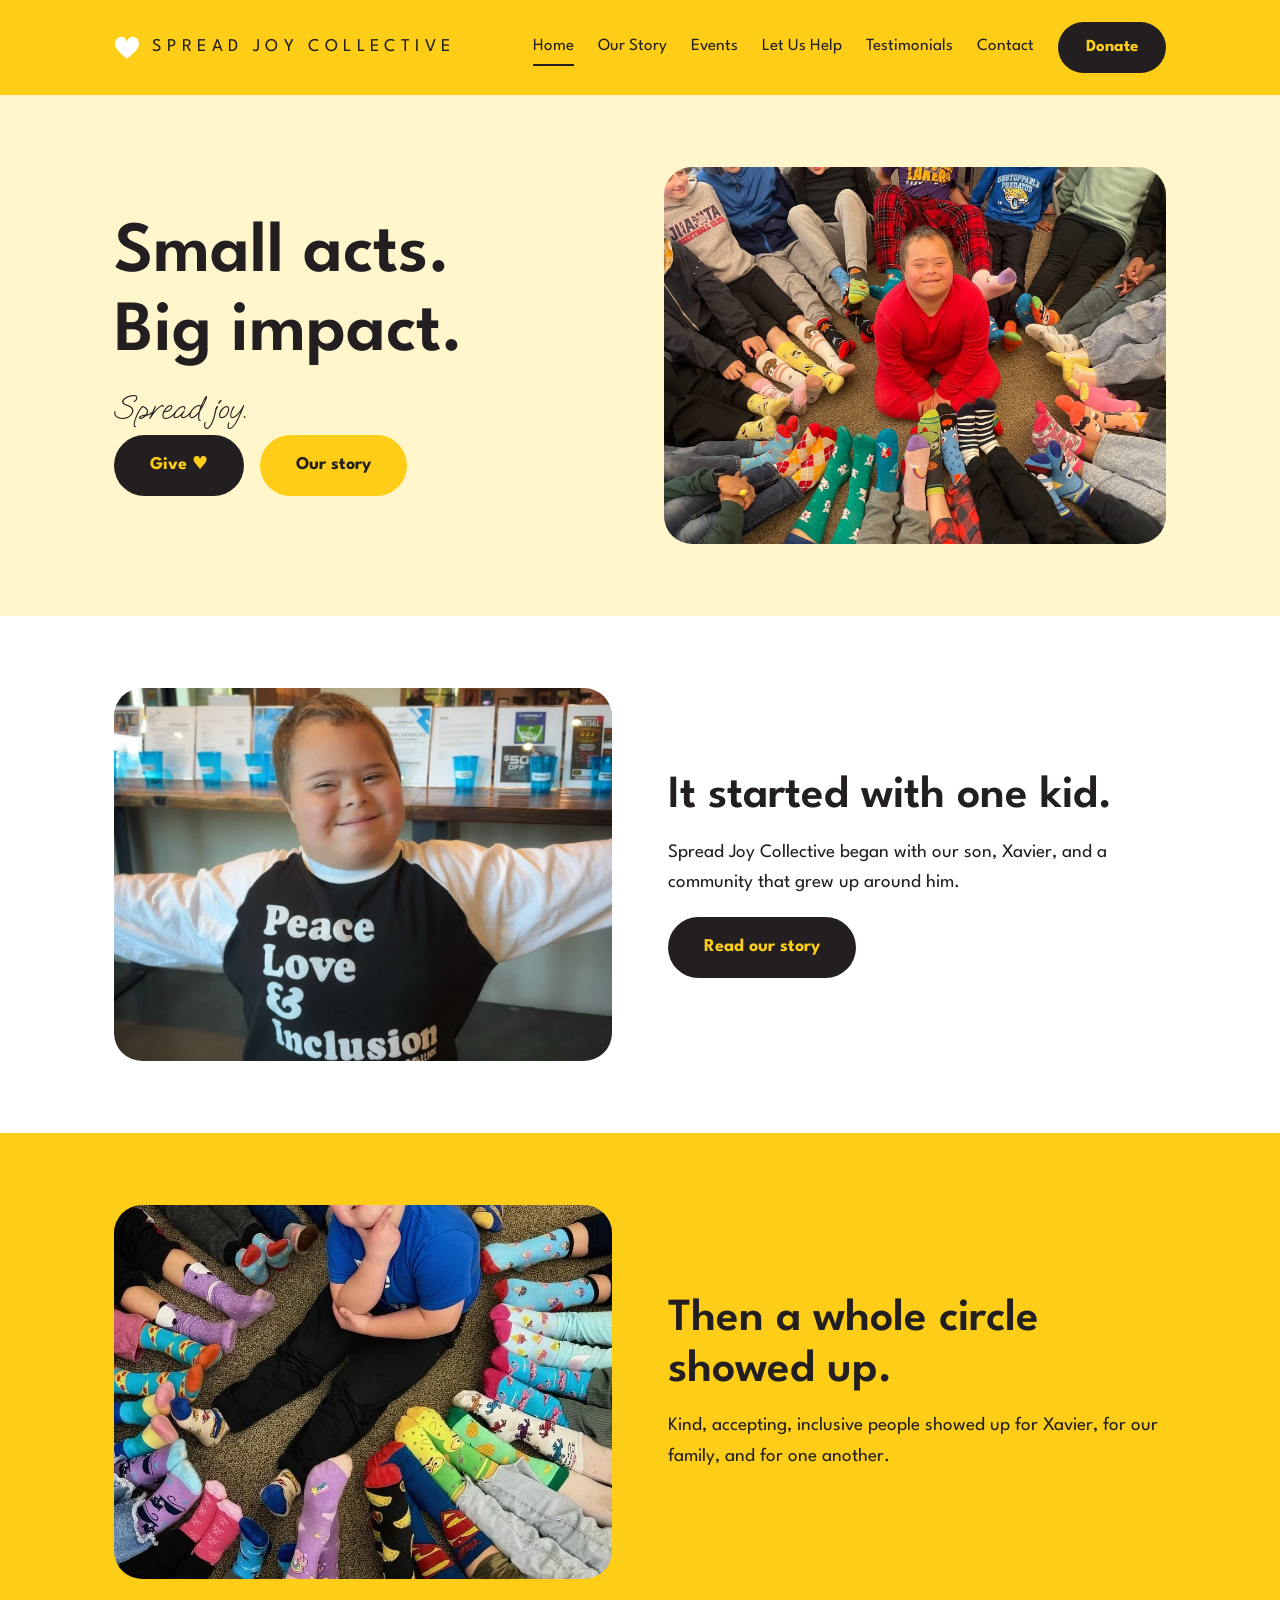
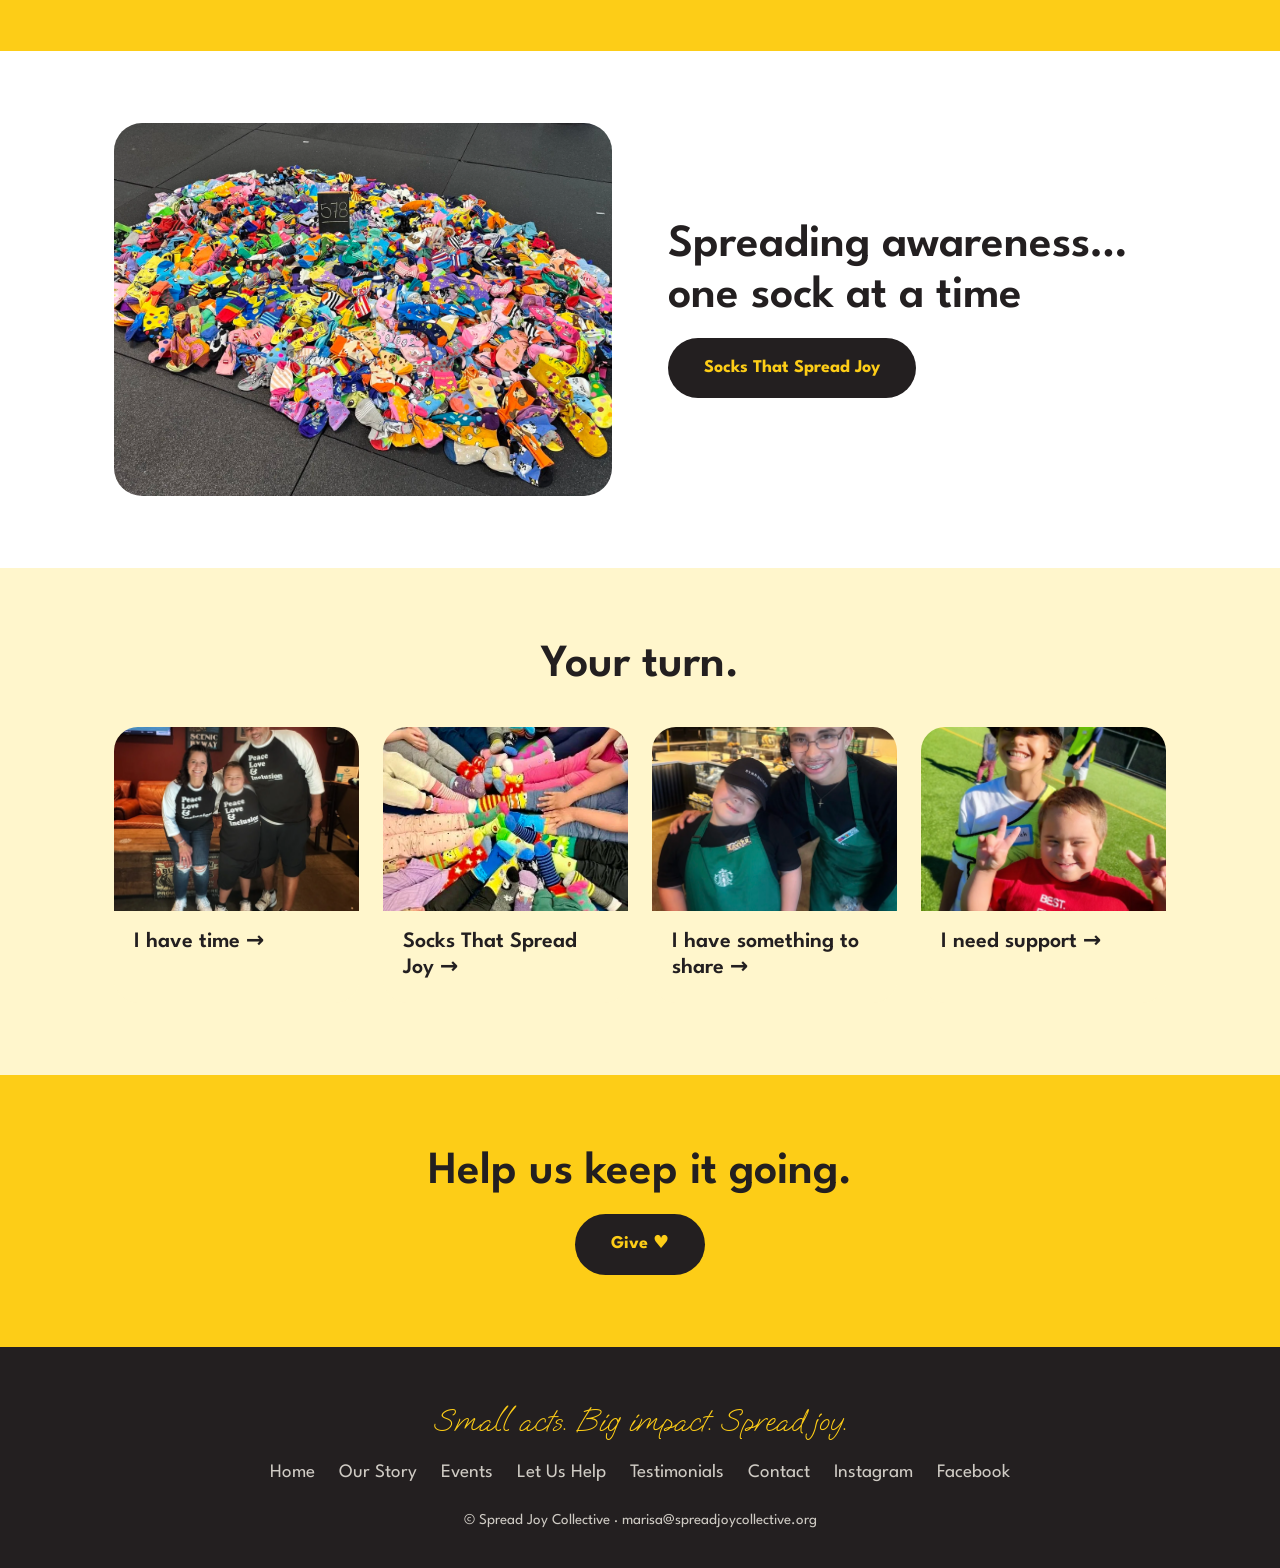
<file: index.html>
<!doctype html>
<html lang="en">
<head>
<meta charset="utf-8">
<meta name="viewport" content="width=device-width, initial-scale=1">
<title>Spread Joy Collective</title>
<meta name="description" content="Small acts. Big impact. Spread joy.">
<link rel="icon" href="favicon.webp">
<link rel="preconnect" href="https://fonts.googleapis.com">
<link rel="preconnect" href="https://fonts.gstatic.com" crossorigin>
<link rel="stylesheet" href="https://fonts.googleapis.com/css2?family=League+Spartan:wght@400;600;700&family=Oooh+Baby&display=swap">
<link rel="stylesheet" href="style.css">
</head>
<body>
<header class="site-header">
  <div class="wrap">
    <a class="brand" href="index.html" aria-label="Spread Joy Collective home"><svg viewBox="0 0 24 22" aria-hidden="true"><path d="M12 21C5 15 1 11.5 1 7a5.5 5.5 0 0 1 11-1.5A5.5 5.5 0 0 1 23 7c0 4.5-4 8-11 14z" fill="#fff"/></svg><span>SPREAD JOY COLLECTIVE</span></a>
    <nav aria-label="Main"><a href="index.html" aria-current="page">Home</a><a href="our-story.html">Our Story</a><a href="events.html">Events</a><a href="let-us-help.html">Let Us Help</a><a href="testimonials.html">Testimonials</a><a href="contact.html">Contact</a><a class="donate" href="https://givebutter.com/SpreadJoyCollective">Donate</a></nav>
  </div>
</header>
<main>
<section class="hero">
  <div class="wrap">
    <div>
      <h1>Small acts.<br>Big impact.</h1>
      <p class="script">Spread joy.</p>
      <div class="btn-row"><a class="btn" href="https://givebutter.com/SpreadJoyCollective">Give &hearts;</a><a class="btn alt" href="our-story.html">Our story</a></div>
    </div>
    <img src="sockCircle.webp" alt="A circle of volunteers holding up socks they collected">
  </div>
</section>
<section class="section" id="story">
  <div class="wrap split">
    <img class="photo" src="xavier-portrait.webp" alt="Xavier, the kid whose story started it all">
    <div><h2>It started with one kid.</h2><p>Spread Joy Collective began with our son, Xavier, and a community that grew up around him.</p><a class="btn" href="our-story.html">Read our story</a></div>
  </div>
</section>
<section class="section band">
  <div class="wrap split flip">
    <div><h2>Then a whole circle showed up.</h2><p>Kind, accepting, inclusive people showed up for Xavier, for our family, and for one another.</p></div>
    <img class="photo" src="sockCircle2.webp" alt="A boy in a blue shirt smiling in the middle of a circle of children in colorful socks">
  </div>
</section>
<section class="section">
  <div class="wrap split">
    <img class="photo" src="pileOfDonatedSocks.webp" alt="A big pile of donated socks">
    <div><h2>Spreading awareness&hellip; one sock at a time</h2><a class="btn" href="https://givebutter.com/socks-that-spread-joy">Socks That Spread Joy</a></div>
  </div>
</section>
<section class="section" style="background:var(--cream)">
  <div class="wrap">
    <h2 class="center">Your turn.</h2>
    <div class="cards">
      <a class="card" href="events.html"><img src="familyPhoto.webp" alt="A family in Peace, Love and Inclusion shirts"><span>I have time</span></a>
      <a class="card" href="https://givebutter.com/socks-that-spread-joy"><img src="socksThatSpreadJoyCard.webp" alt="A circle of children's feet in colorful, mismatched socks"><span>Socks That Spread Joy</span></a>
      <a class="card" href="testimonials.html"><img src="IHaveSomethingToShare.webp" alt="Xavier smiling beside a teammate in green aprons"><span>I have something to share</span></a>
      <a class="card" href="let-us-help.html"><img src="INeedSupport.webp" alt="Two smiling kids on a sports field holding up peace signs"><span>I need support</span></a>
    </div>
  </div>
</section>
<section class="section band center">
  <div class="wrap narrow"><h2>Help us keep it going.</h2><a class="btn" href="https://givebutter.com/SpreadJoyCollective">Give &hearts;</a></div>
</section>
</main>
<footer class="site-footer">
  <div class="wrap">
    <p class="script">Small acts. Big impact. Spread joy.</p>
    <nav aria-label="Footer"><a href="index.html">Home</a><a href="our-story.html">Our Story</a><a href="events.html">Events</a><a href="let-us-help.html">Let Us Help</a><a href="testimonials.html">Testimonials</a><a href="contact.html">Contact</a><a href="https://www.instagram.com/spreadjoycollective/">Instagram</a><a href="https://www.facebook.com/people/Spread-Joy-Collective/61593240886094/">Facebook</a></nav>
    <small>&copy; Spread Joy Collective &middot; <a href="mailto:marisa@spreadjoycollective.org">marisa@spreadjoycollective.org</a></small>
  </div>
</footer>
</body>
</html>
</file>
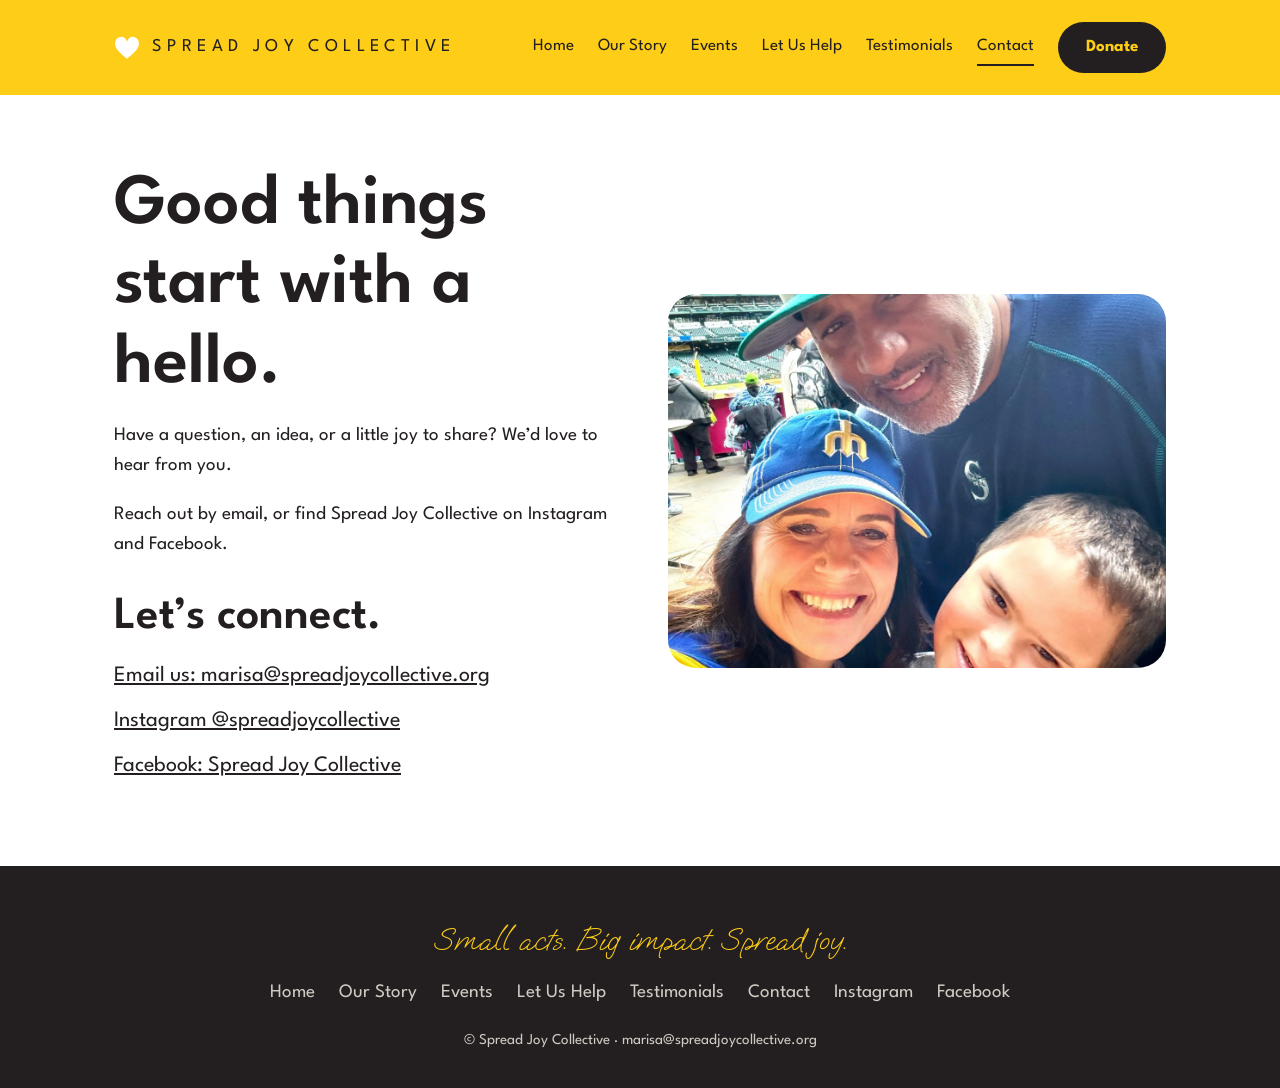
<file: contact.html>
<!doctype html>
<html lang="en">
<head>
<meta charset="utf-8">
<meta name="viewport" content="width=device-width, initial-scale=1">
<title>Contact — Spread Joy Collective</title>
<meta name="description" content="Good things start with a hello.">
<link rel="icon" href="favicon.png">
<link rel="preconnect" href="https://fonts.googleapis.com">
<link rel="preconnect" href="https://fonts.gstatic.com" crossorigin>
<link rel="stylesheet" href="https://fonts.googleapis.com/css2?family=League+Spartan:wght@400;600;700&family=Oooh+Baby&display=swap">
<link rel="stylesheet" href="style.css">
</head>
<body>
<header class="site-header">
  <div class="wrap">
    <a class="brand" href="index.html" aria-label="Spread Joy Collective home"><svg viewBox="0 0 24 22" aria-hidden="true"><path d="M12 21C5 15 1 11.5 1 7a5.5 5.5 0 0 1 11-1.5A5.5 5.5 0 0 1 23 7c0 4.5-4 8-11 14z" fill="#fff"/></svg><span>SPREAD JOY COLLECTIVE</span></a>
    <nav aria-label="Main"><a href="index.html">Home</a><a href="our-story.html">Our Story</a><a href="events.html">Events</a><a href="let-us-help.html">Let Us Help</a><a href="testimonials.html">Testimonials</a><a href="contact.html" aria-current="page">Contact</a><a class="donate" href="https://givebutter.com/SpreadJoyCollective">Donate</a></nav>
  </div>
</header>
<main>
<section class="section"><div class="wrap split">
  <div>
    <h1>Good things start with a hello.</h1>
    <p>Have a question, an idea, or a little joy to share? We&rsquo;d love to hear from you.</p>
    <p>Reach out by email, or find Spread Joy Collective on Instagram and Facebook.</p>
    <h2 style="margin-top:32px">Let&rsquo;s connect.</h2>
    <ul class="links">
      <li><a href="mailto:marisa@spreadjoycollective.org">Email us: marisa@spreadjoycollective.org</a></li>
      <li><a href="https://www.instagram.com/spreadjoycollective/">Instagram @spreadjoycollective</a></li>
      <li><a href="https://www.facebook.com/people/Spread-Joy-Collective/61593240886094/">Facebook: Spread Joy Collective</a></li>
    </ul>
  </div>
  <img class="photo" src="contact-us.webp" alt="A family smiling together at a Seattle Mariners baseball game">
</div></section>
</main>
<footer class="site-footer">
  <div class="wrap">
    <p class="script">Small acts. Big impact. Spread joy.</p>
    <nav aria-label="Footer"><a href="index.html">Home</a><a href="our-story.html">Our Story</a><a href="events.html">Events</a><a href="let-us-help.html">Let Us Help</a><a href="testimonials.html">Testimonials</a><a href="contact.html">Contact</a><a href="https://www.instagram.com/spreadjoycollective/">Instagram</a><a href="https://www.facebook.com/people/Spread-Joy-Collective/61593240886094/">Facebook</a></nav>
    <small>&copy; Spread Joy Collective &middot; <a href="mailto:marisa@spreadjoycollective.org">marisa@spreadjoycollective.org</a></small>
  </div>
</footer>
</body>
</html>
</file>
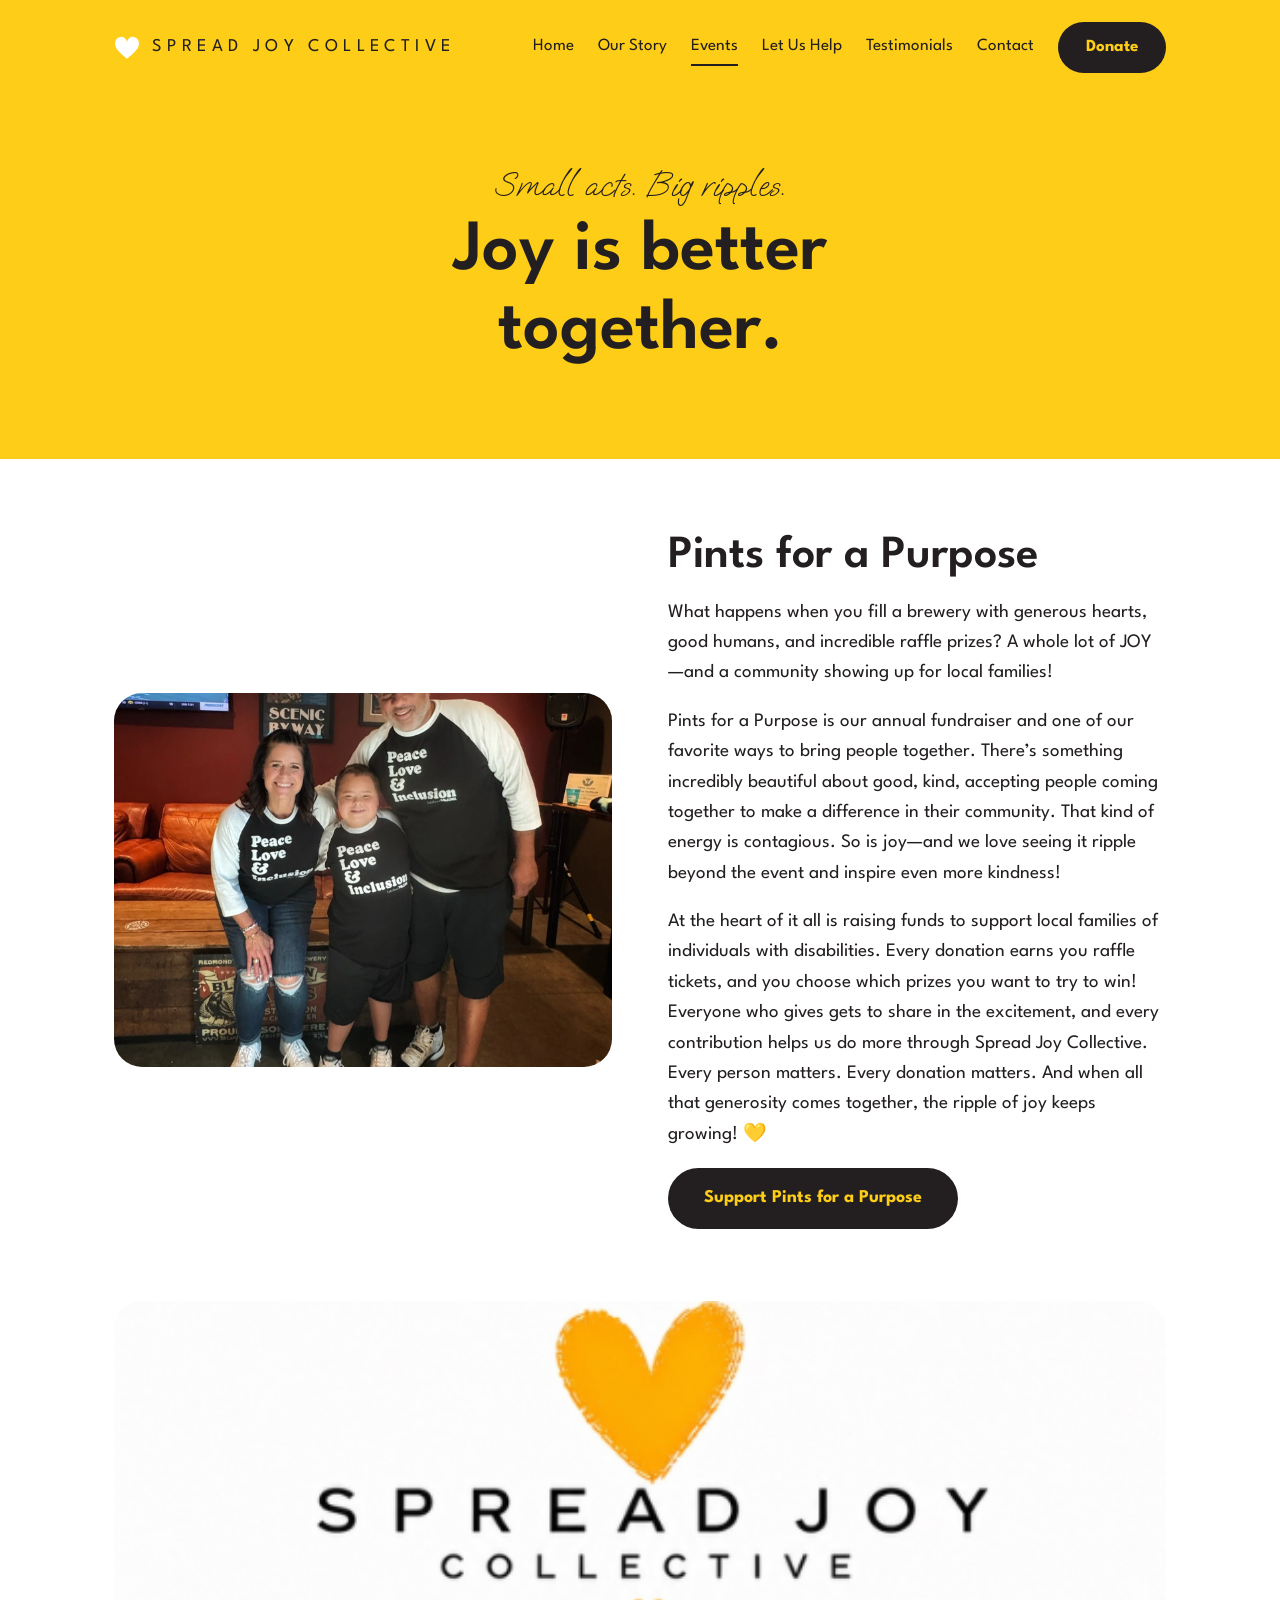
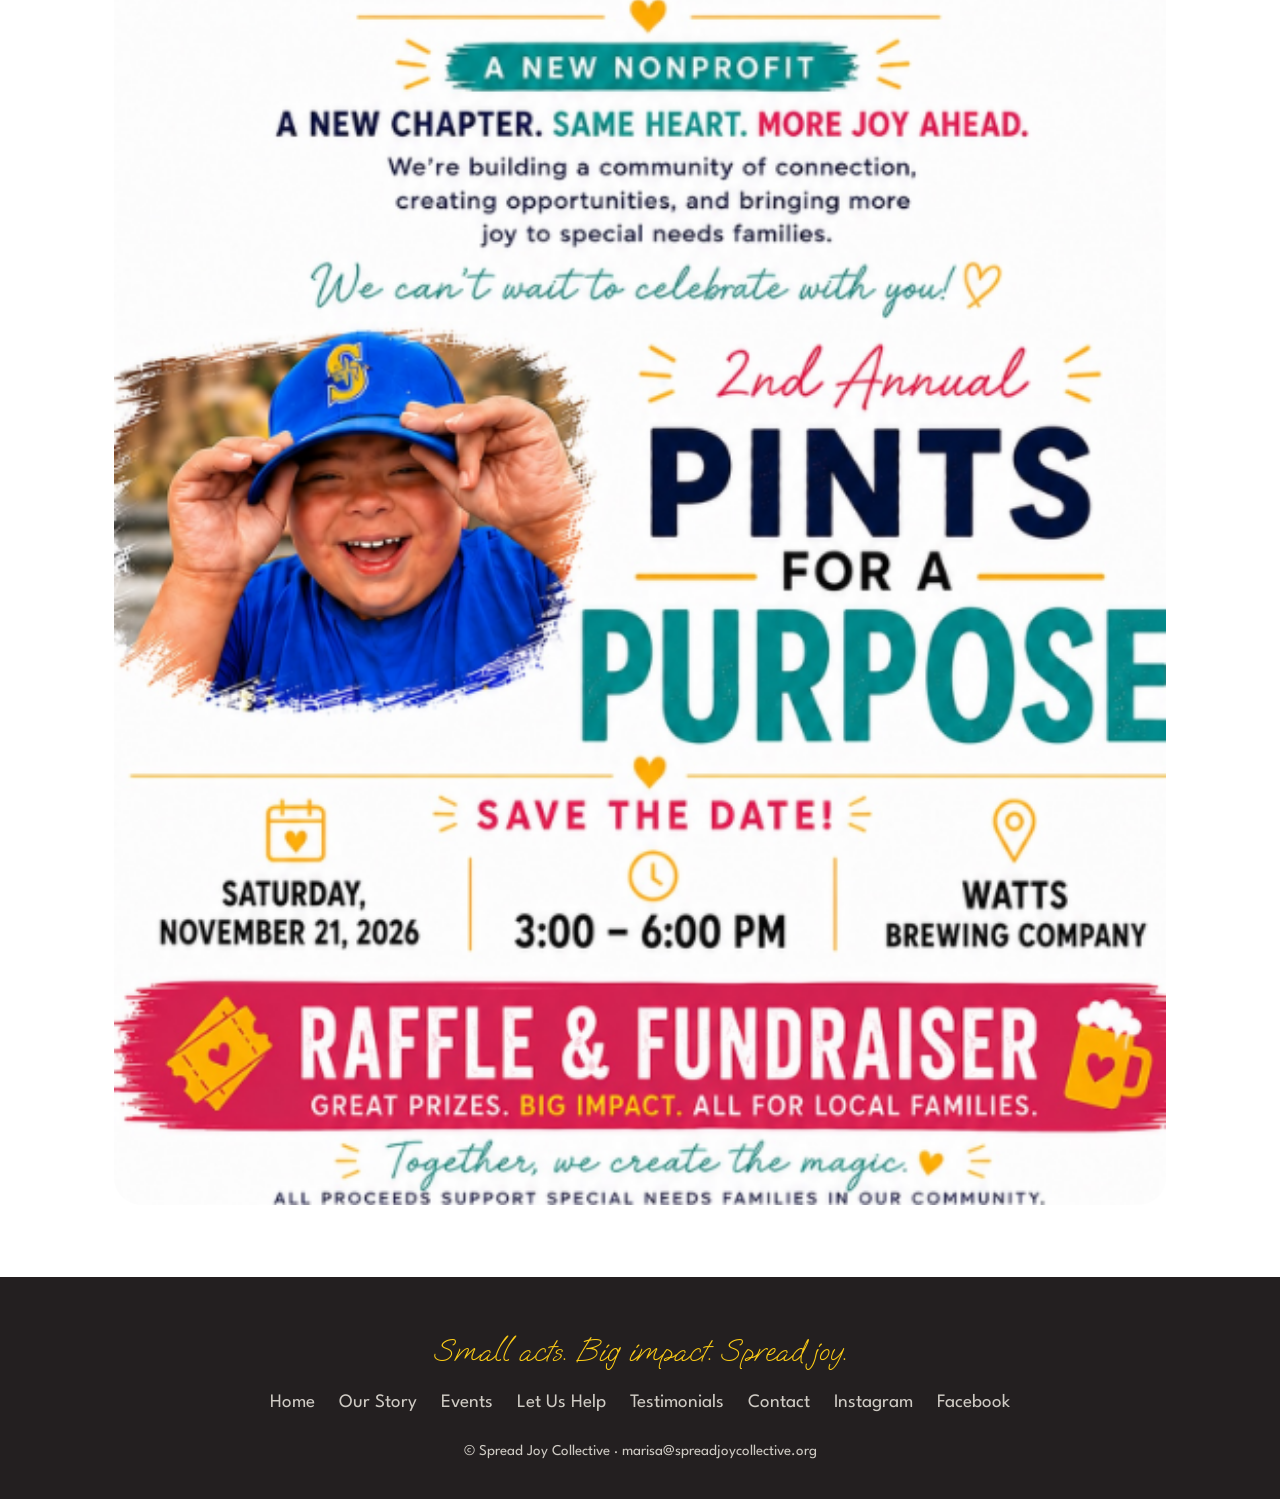
<file: events.html>
<!doctype html>
<html lang="en">
<head>
<meta charset="utf-8">
<meta name="viewport" content="width=device-width, initial-scale=1">
<title>Events — Spread Joy Collective</title>
<meta name="description" content="Pints for a Purpose and other ways to show up.">
<link rel="icon" href="favicon.webp">
<link rel="preconnect" href="https://fonts.googleapis.com">
<link rel="preconnect" href="https://fonts.gstatic.com" crossorigin>
<link rel="stylesheet" href="https://fonts.googleapis.com/css2?family=League+Spartan:wght@400;600;700&family=Oooh+Baby&display=swap">
<link rel="stylesheet" href="style.css">
</head>
<body>
<header class="site-header">
  <div class="wrap">
    <a class="brand" href="index.html" aria-label="Spread Joy Collective home"><svg viewBox="0 0 24 22" aria-hidden="true"><path d="M12 21C5 15 1 11.5 1 7a5.5 5.5 0 0 1 11-1.5A5.5 5.5 0 0 1 23 7c0 4.5-4 8-11 14z" fill="#fff"/></svg><span>SPREAD JOY COLLECTIVE</span></a>
    <nav aria-label="Main"><a href="index.html">Home</a><a href="our-story.html">Our Story</a><a href="events.html" aria-current="page">Events</a><a href="let-us-help.html">Let Us Help</a><a href="testimonials.html">Testimonials</a><a href="contact.html">Contact</a><a class="donate" href="https://givebutter.com/SpreadJoyCollective">Donate</a></nav>
  </div>
</header>
<main>
<section class="section center band">
  <div class="wrap narrow"><p class="script">Small acts. Big ripples.</p><h1>Joy is better together.</h1></div>
</section>
<section class="section"><div class="wrap split">
  <img class="photo" src="family.webp" alt="A family in Peace, Love and Inclusion shirts">
  <div>
    <h2>Pints for a Purpose</h2>
    <p>What happens when you fill a brewery with generous hearts, good humans, and incredible raffle prizes? A whole lot of JOY&mdash;and a community showing up for local families!</p>
    <p>Pints for a Purpose is our annual fundraiser and one of our favorite ways to bring people together. There&rsquo;s something incredibly beautiful about good, kind, accepting people coming together to make a difference in their community. That kind of energy is contagious. So is joy&mdash;and we love seeing it ripple beyond the event and inspire even more kindness!</p>
    <p>At the heart of it all is raising funds to support local families of individuals with disabilities. Every donation earns you raffle tickets, and you choose which prizes you want to try to win! Everyone who gives gets to share in the excitement, and every contribution helps us do more through Spread Joy Collective. Every person matters. Every donation matters. And when all that generosity comes together, the ripple of joy keeps growing! &#128155;</p>
    <a class="btn" href="https://givebutter.com/PintsForPurpose">Support Pints for a Purpose</a>
  </div>
</div></section>
<section class="section" style="padding-top:0"><div class="wrap"><img class="photo" style="aspect-ratio:auto" src="PintsForAPurpose.webp" alt="Pints for a Purpose"></div></section>
</main>
<footer class="site-footer">
  <div class="wrap">
    <p class="script">Small acts. Big impact. Spread joy.</p>
    <nav aria-label="Footer"><a href="index.html">Home</a><a href="our-story.html">Our Story</a><a href="events.html">Events</a><a href="let-us-help.html">Let Us Help</a><a href="testimonials.html">Testimonials</a><a href="contact.html">Contact</a><a href="https://www.instagram.com/spreadjoycollective/">Instagram</a><a href="https://www.facebook.com/people/Spread-Joy-Collective/61593240886094/">Facebook</a></nav>
    <small>&copy; Spread Joy Collective &middot; <a href="mailto:marisa@spreadjoycollective.org">marisa@spreadjoycollective.org</a></small>
  </div>
</footer>
</body>
</html>
</file>
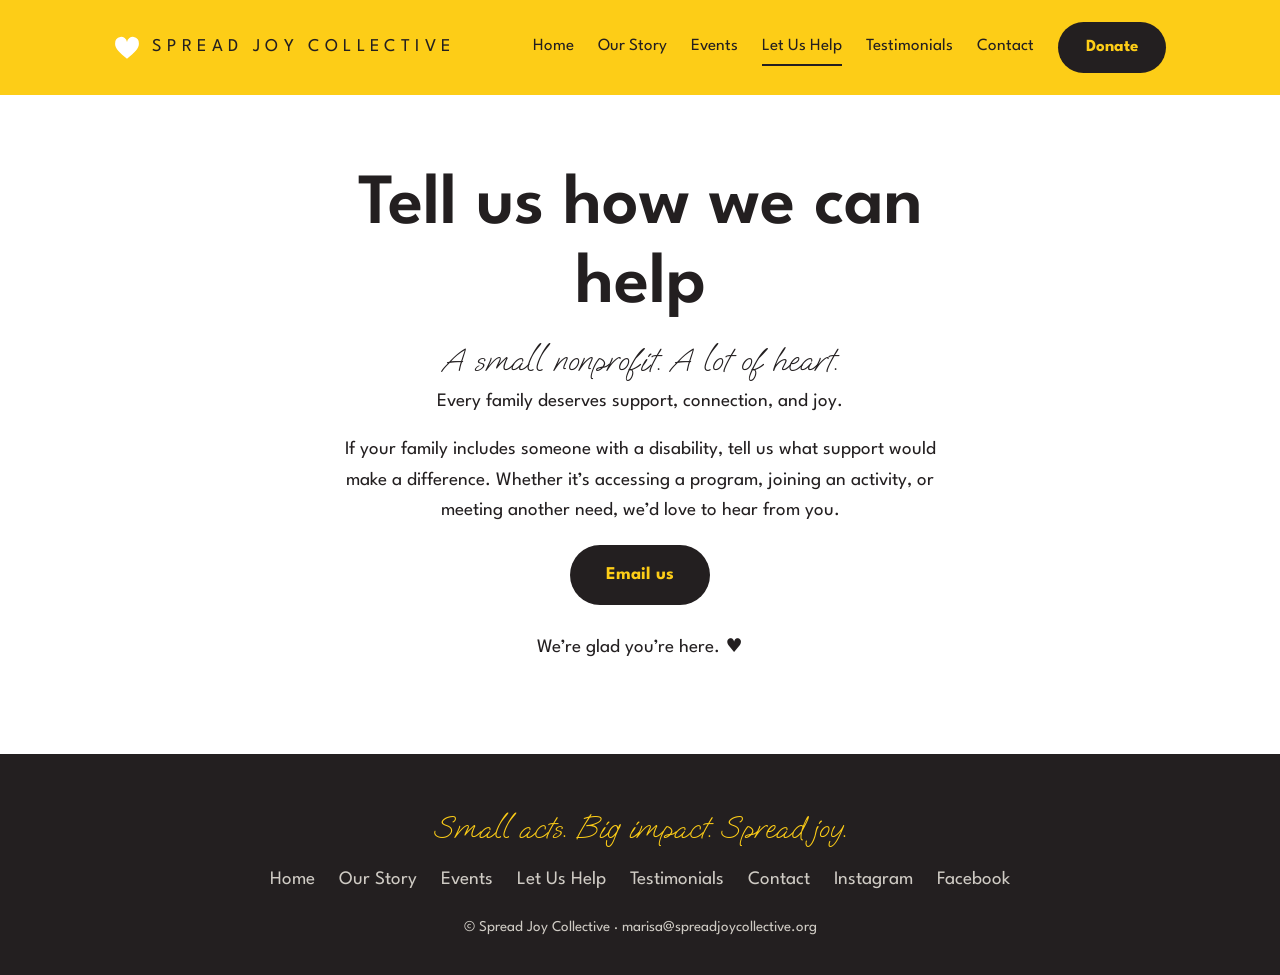
<file: let-us-help.html>
<!doctype html>
<html lang="en">
<head>
<meta charset="utf-8">
<meta name="viewport" content="width=device-width, initial-scale=1">
<title>Let Us Help — Spread Joy Collective</title>
<meta name="description" content="Tell us how we can help.">
<link rel="icon" href="favicon.webp">
<link rel="preconnect" href="https://fonts.googleapis.com">
<link rel="preconnect" href="https://fonts.gstatic.com" crossorigin>
<link rel="stylesheet" href="https://fonts.googleapis.com/css2?family=League+Spartan:wght@400;600;700&family=Oooh+Baby&display=swap">
<link rel="stylesheet" href="style.css">
</head>
<body>
<header class="site-header">
  <div class="wrap">
    <a class="brand" href="index.html" aria-label="Spread Joy Collective home"><svg viewBox="0 0 24 22" aria-hidden="true"><path d="M12 21C5 15 1 11.5 1 7a5.5 5.5 0 0 1 11-1.5A5.5 5.5 0 0 1 23 7c0 4.5-4 8-11 14z" fill="#fff"/></svg><span>SPREAD JOY COLLECTIVE</span></a>
    <nav aria-label="Main"><a href="index.html">Home</a><a href="our-story.html">Our Story</a><a href="events.html">Events</a><a href="let-us-help.html" aria-current="page">Let Us Help</a><a href="testimonials.html">Testimonials</a><a href="contact.html">Contact</a><a class="donate" href="https://givebutter.com/SpreadJoyCollective">Donate</a></nav>
  </div>
</header>
<main>
<section class="section center"><div class="wrap narrow">
  <h1>Tell us how we can help</h1>
  <p class="script">A small nonprofit. A lot of heart.</p>
  <p>Every family deserves support, connection, and joy.</p>
  <p>If your family includes someone with a disability, tell us what support would make a difference. Whether it&rsquo;s accessing a program, joining an activity, or meeting another need, we&rsquo;d love to hear from you.</p>
  <a class="btn" href="mailto:marisa@spreadjoycollective.org?subject=How%20Spread%20Joy%20Collective%20can%20help">Email us</a>
  <p style="margin-top:28px">We&rsquo;re glad you&rsquo;re here. &hearts;</p>
</div></section>
</main>
<footer class="site-footer">
  <div class="wrap">
    <p class="script">Small acts. Big impact. Spread joy.</p>
    <nav aria-label="Footer"><a href="index.html">Home</a><a href="our-story.html">Our Story</a><a href="events.html">Events</a><a href="let-us-help.html">Let Us Help</a><a href="testimonials.html">Testimonials</a><a href="contact.html">Contact</a><a href="https://www.instagram.com/spreadjoycollective/">Instagram</a><a href="https://www.facebook.com/people/Spread-Joy-Collective/61593240886094/">Facebook</a></nav>
    <small>&copy; Spread Joy Collective &middot; <a href="mailto:marisa@spreadjoycollective.org">marisa@spreadjoycollective.org</a></small>
  </div>
</footer>
</body>
</html>
</file>
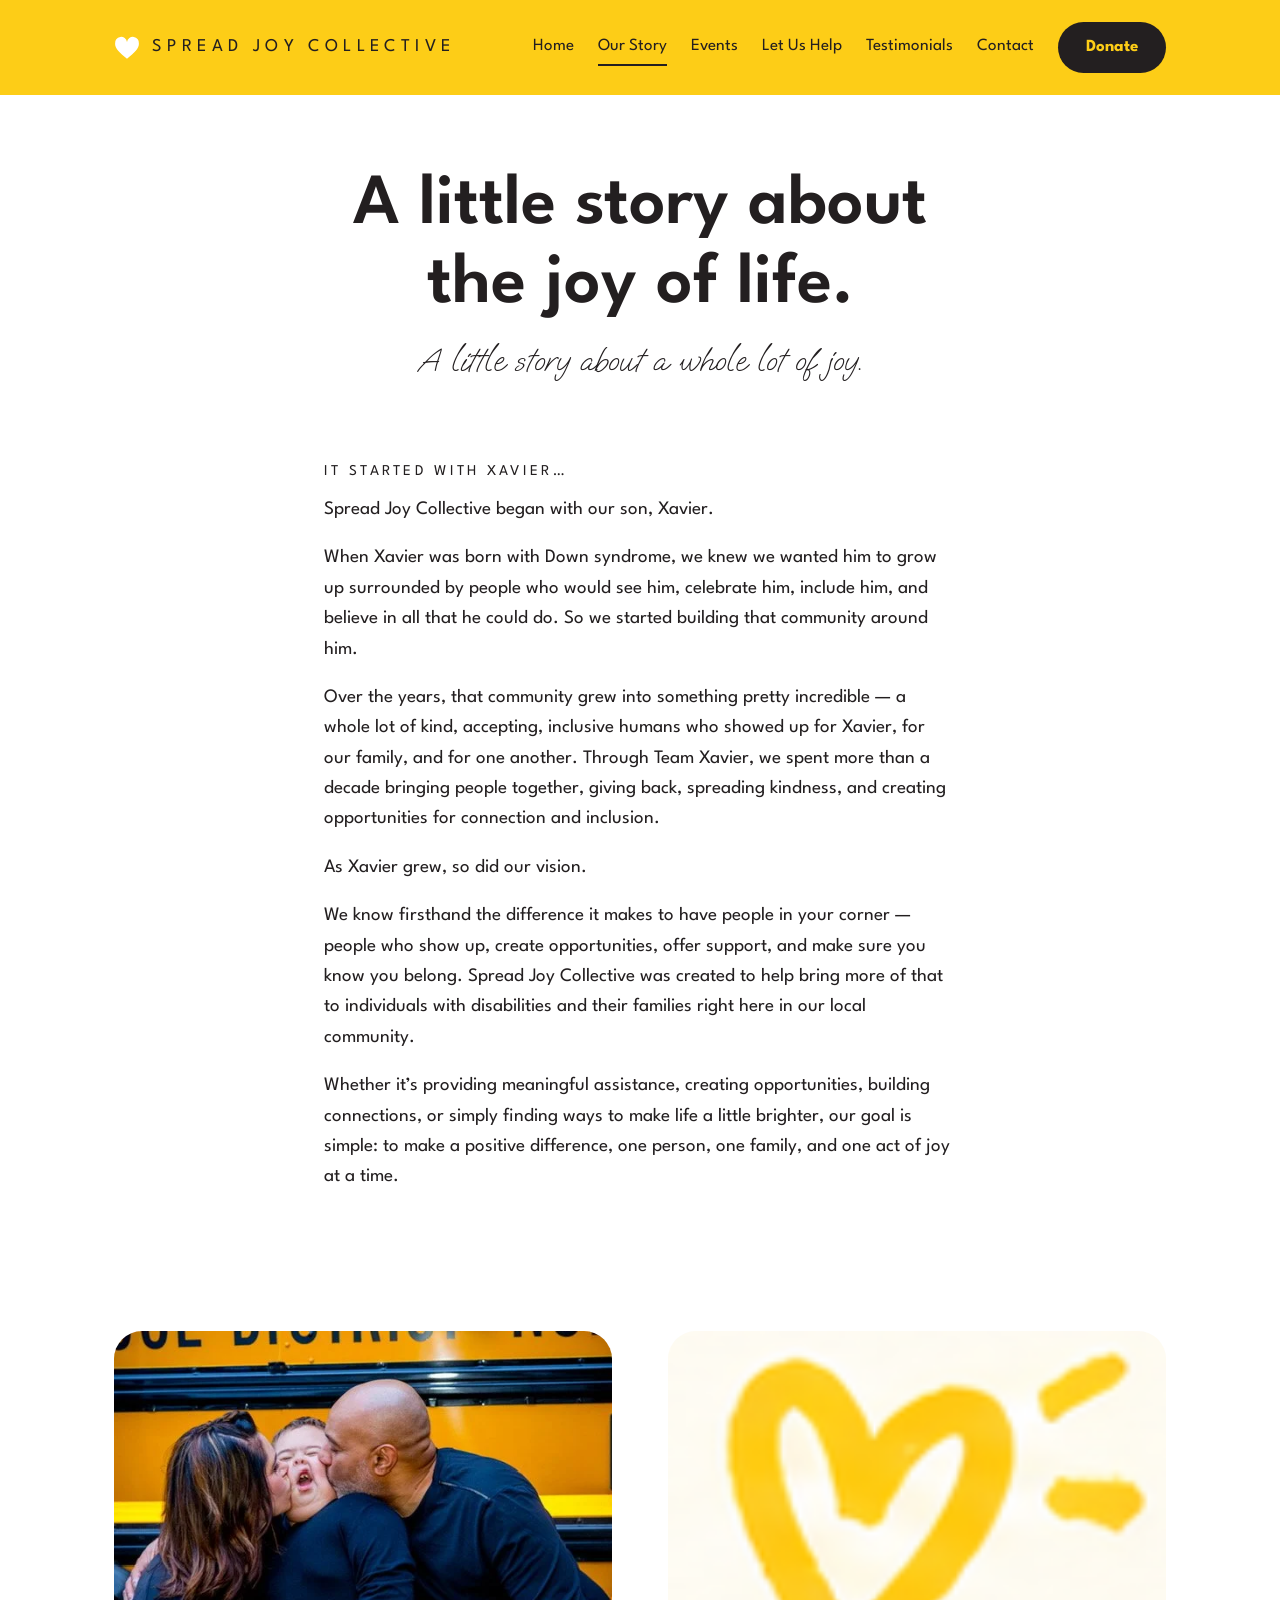
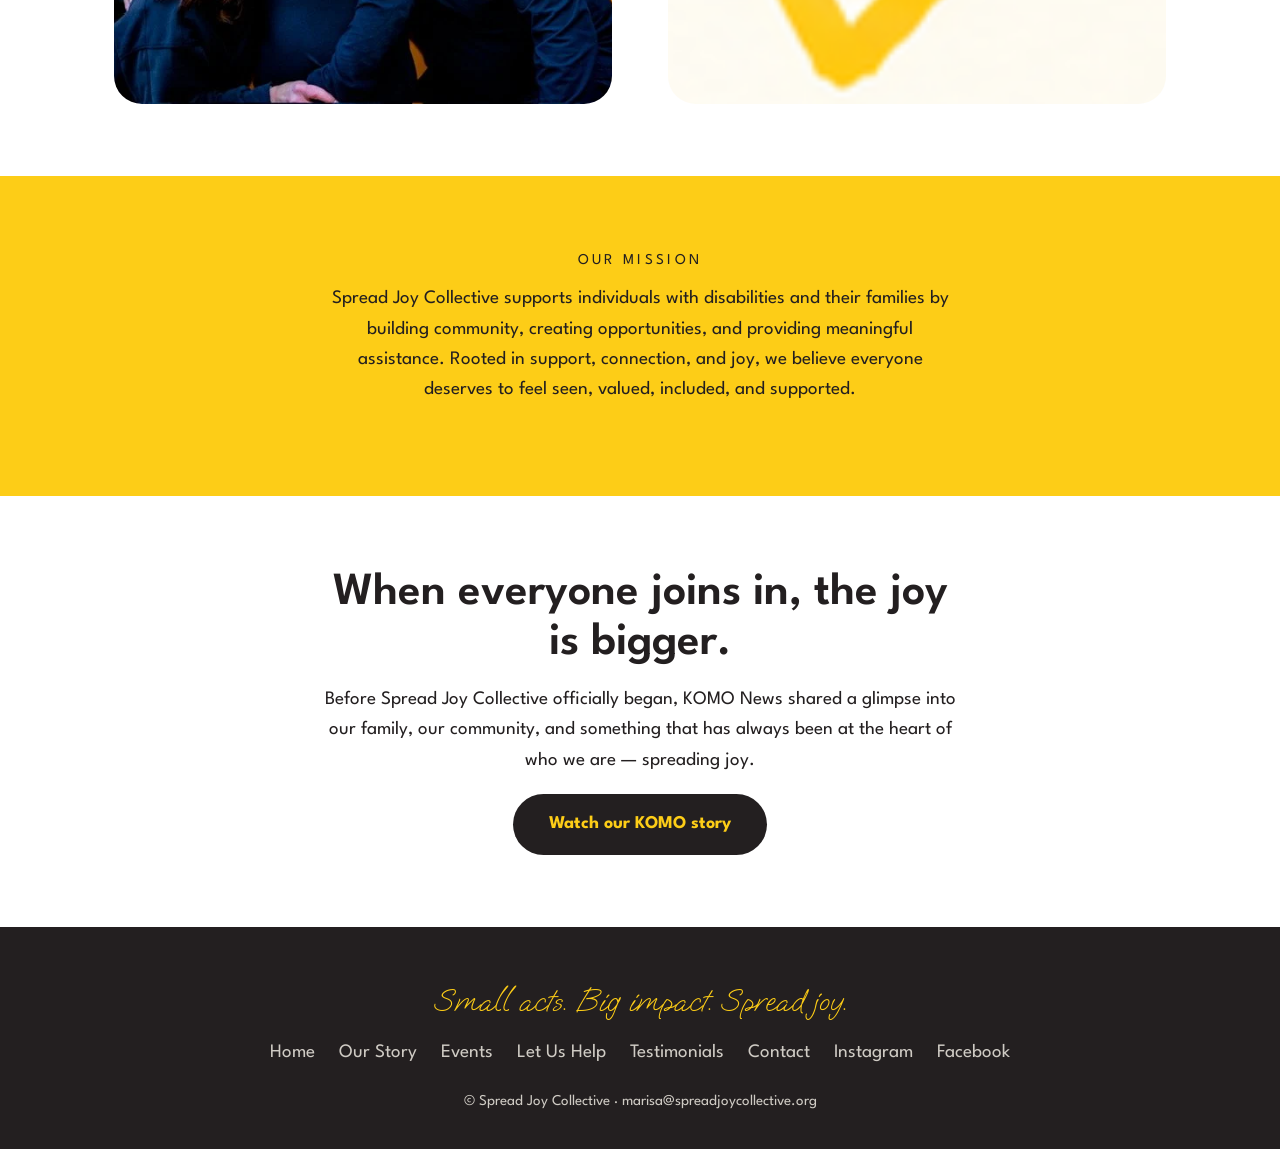
<file: our-story.html>
<!doctype html>
<html lang="en">
<head>
<meta charset="utf-8">
<meta name="viewport" content="width=device-width, initial-scale=1">
<title>Our Story — Spread Joy Collective</title>
<meta name="description" content="A little story about a whole lot of joy.">
<link rel="icon" href="favicon.webp">
<link rel="preconnect" href="https://fonts.googleapis.com">
<link rel="preconnect" href="https://fonts.gstatic.com" crossorigin>
<link rel="stylesheet" href="https://fonts.googleapis.com/css2?family=League+Spartan:wght@400;600;700&family=Oooh+Baby&display=swap">
<link rel="stylesheet" href="style.css">
</head>
<body>
<header class="site-header">
  <div class="wrap">
    <a class="brand" href="index.html" aria-label="Spread Joy Collective home"><svg viewBox="0 0 24 22" aria-hidden="true"><path d="M12 21C5 15 1 11.5 1 7a5.5 5.5 0 0 1 11-1.5A5.5 5.5 0 0 1 23 7c0 4.5-4 8-11 14z" fill="#fff"/></svg><span>SPREAD JOY COLLECTIVE</span></a>
    <nav aria-label="Main"><a href="index.html">Home</a><a href="our-story.html" aria-current="page">Our Story</a><a href="events.html">Events</a><a href="let-us-help.html">Let Us Help</a><a href="testimonials.html">Testimonials</a><a href="contact.html">Contact</a><a class="donate" href="https://givebutter.com/SpreadJoyCollective">Donate</a></nav>
  </div>
</header>
<main>
<section class="section center">
  <div class="wrap narrow"><h1>A little story about the joy of life.</h1><p class="script">A little story about a whole lot of joy.</p></div>
</section>
<section class="wrap narrow stack" style="padding-bottom:48px">
  <p class="eyebrow">It started with Xavier&hellip;</p>
  <p>Spread Joy Collective began with our son, Xavier.</p>
  <p>When Xavier was born with Down syndrome, we knew we wanted him to grow up surrounded by people who would see him, celebrate him, include him, and believe in all that he could do. So we started building that community around him.</p>
  <p>Over the years, that community grew into something pretty incredible &mdash; a whole lot of kind, accepting, inclusive humans who showed up for Xavier, for our family, and for one another. Through Team Xavier, we spent more than a decade bringing people together, giving back, spreading kindness, and creating opportunities for connection and inclusion.</p>
  <p>As Xavier grew, so did our vision.</p>
  <p>We know firsthand the difference it makes to have people in your corner &mdash; people who show up, create opportunities, offer support, and make sure you know you belong. Spread Joy Collective was created to help bring more of that to individuals with disabilities and their families right here in our local community.</p>
  <p>Whether it&rsquo;s providing meaningful assistance, creating opportunities, building connections, or simply finding ways to make life a little brighter, our goal is simple: to make a positive difference, one person, one family, and one act of joy at a time.</p>
</section>
<section class="section"><div class="wrap split">
  <img class="photo" src="Family%2Bpic-bus%2Bswish%2Bface.webp" alt="Xavier with his family">
  <img class="photo" src="heart1.webp" alt="Spread Joy Collective heart">
</div></section>
<section class="section band"><div class="wrap narrow center">
  <p class="eyebrow">Our mission</p>
  <p>Spread Joy Collective supports individuals with disabilities and their families by building community, creating opportunities, and providing meaningful assistance. Rooted in support, connection, and joy, we believe everyone deserves to feel seen, valued, included, and supported.</p>
</div></section>
<section class="section center"><div class="wrap narrow">
  <h2>When everyone joins in, the joy is bigger.</h2>
  <p>Before Spread Joy Collective officially began, KOMO News shared a glimpse into our family, our community, and something that has always been at the heart of who we are &mdash; spreading joy.</p>
  <a class="btn" href="https://komonews.com/amazing-america/amazing-washington-kirkland-social-media-down-syndrome-weekly-tradition-blessed-chaos-happy-hour-marisa-mancke-david-jones-10-year-old-son-xavier">Watch our KOMO story</a>
</div></section>
</main>
<footer class="site-footer">
  <div class="wrap">
    <p class="script">Small acts. Big impact. Spread joy.</p>
    <nav aria-label="Footer"><a href="index.html">Home</a><a href="our-story.html">Our Story</a><a href="events.html">Events</a><a href="let-us-help.html">Let Us Help</a><a href="testimonials.html">Testimonials</a><a href="contact.html">Contact</a><a href="https://www.instagram.com/spreadjoycollective/">Instagram</a><a href="https://www.facebook.com/people/Spread-Joy-Collective/61593240886094/">Facebook</a></nav>
    <small>&copy; Spread Joy Collective &middot; <a href="mailto:marisa@spreadjoycollective.org">marisa@spreadjoycollective.org</a></small>
  </div>
</footer>
</body>
</html>
</file>
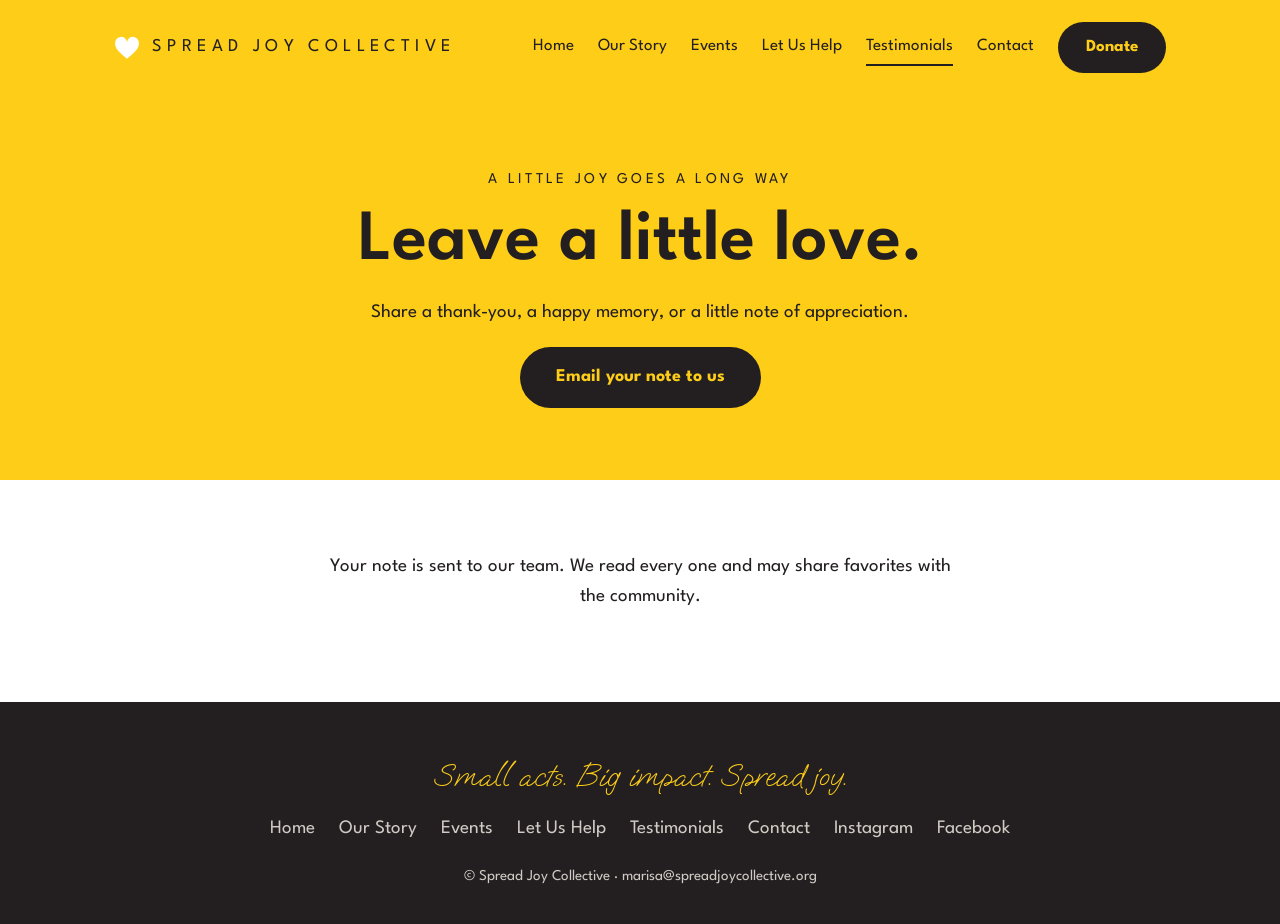
<file: testimonials.html>
<!doctype html>
<html lang="en">
<head>
<meta charset="utf-8">
<meta name="viewport" content="width=device-width, initial-scale=1">
<title>Testimonials — Spread Joy Collective</title>
<meta name="description" content="Leave a little love.">
<link rel="icon" href="favicon.webp">
<link rel="preconnect" href="https://fonts.googleapis.com">
<link rel="preconnect" href="https://fonts.gstatic.com" crossorigin>
<link rel="stylesheet" href="https://fonts.googleapis.com/css2?family=League+Spartan:wght@400;600;700&family=Oooh+Baby&display=swap">
<link rel="stylesheet" href="style.css">
</head>
<body>
<header class="site-header">
  <div class="wrap">
    <a class="brand" href="index.html" aria-label="Spread Joy Collective home"><svg viewBox="0 0 24 22" aria-hidden="true"><path d="M12 21C5 15 1 11.5 1 7a5.5 5.5 0 0 1 11-1.5A5.5 5.5 0 0 1 23 7c0 4.5-4 8-11 14z" fill="#fff"/></svg><span>SPREAD JOY COLLECTIVE</span></a>
    <nav aria-label="Main"><a href="index.html">Home</a><a href="our-story.html">Our Story</a><a href="events.html">Events</a><a href="let-us-help.html">Let Us Help</a><a href="testimonials.html" aria-current="page">Testimonials</a><a href="contact.html">Contact</a><a class="donate" href="https://givebutter.com/SpreadJoyCollective">Donate</a></nav>
  </div>
</header>
<main>
<section class="section center band"><div class="wrap narrow">
  <p class="eyebrow">A little joy goes a long way</p>
  <h1>Leave a little love.</h1>
  <p>Share a thank-you, a happy memory, or a little note of appreciation.</p>
  <a class="btn" href="mailto:marisa@spreadjoycollective.org?subject=A%20note%20for%20Spread%20Joy%20Collective">Email your note to us</a>
</div></section>
<section class="section center"><div class="wrap narrow">
  <p>Your note is sent to our team. We read every one and may share favorites with the community.</p>
</div></section>
</main>
<footer class="site-footer">
  <div class="wrap">
    <p class="script">Small acts. Big impact. Spread joy.</p>
    <nav aria-label="Footer"><a href="index.html">Home</a><a href="our-story.html">Our Story</a><a href="events.html">Events</a><a href="let-us-help.html">Let Us Help</a><a href="testimonials.html">Testimonials</a><a href="contact.html">Contact</a><a href="https://www.instagram.com/spreadjoycollective/">Instagram</a><a href="https://www.facebook.com/people/Spread-Joy-Collective/61593240886094/">Facebook</a></nav>
    <small>&copy; Spread Joy Collective &middot; <a href="mailto:marisa@spreadjoycollective.org">marisa@spreadjoycollective.org</a></small>
  </div>
</footer>
</body>
</html>
</file>
<file: style.css>
/* Spread Joy Collective: simple site styles */
:root {
  --yellow: #FDCD17;
  --ink: #231F20;
  --cream: #FFF6CC;
  --max: 1100px;
}
* { box-sizing: border-box; }
html { scroll-behavior: smooth; }
body {
  margin: 0;
  font-family: "League Spartan", system-ui, sans-serif;
  font-size: 19px;
  line-height: 1.6;
  color: var(--ink);
  background: #fff;
}
img { max-width: 100%; height: auto; display: block; }
a { color: inherit; }
h1, h2, h3 { font-weight: 600; line-height: 1.1; margin: 0 0 16px; }
h1 { font-size: clamp(40px, 7vw, 72px); }
h2 { font-size: clamp(30px, 4.5vw, 46px); }
h3 { font-size: 24px; }
p { margin: 0 0 18px; }
.script { font-family: "Oooh Baby", cursive; font-size: 34px; line-height: 1.1; margin: 0 0 8px; }
.eyebrow { letter-spacing: .22em; font-size: 15px; text-transform: uppercase; margin: 0 0 12px; }
.wrap { max-width: var(--max); margin: 0 auto; padding: 0 24px; }
.section { padding: 72px 0; }
.center { text-align: center; }
.narrow { max-width: 680px; margin-left: auto; margin-right: auto; }

/* Header */
.site-header { background: var(--yellow); }
.site-header .wrap { display: flex; align-items: center; justify-content: space-between; flex-wrap: wrap; gap: 16px 32px; padding-top: 22px; padding-bottom: 22px; }
.brand { display: flex; align-items: center; gap: 12px; text-decoration: none; letter-spacing: .3em; font-size: 18px; }
.brand svg { width: 26px; height: 24px; }
.site-header nav { display: flex; align-items: center; flex-wrap: wrap; gap: 8px 24px; font-size: 17px; }
.site-header nav a { text-decoration: none; padding: 4px 0; border-bottom: 2px solid transparent; }
.site-header nav a:hover, .site-header nav a[aria-current] { border-bottom-color: var(--ink); }
.site-header nav a.donate { background: var(--ink); color: var(--yellow); font-weight: 700; padding: 12px 28px; border-radius: 40px; border: 0; }
.site-header nav a.donate:hover { background: #fff; color: var(--ink); }

/* Buttons */
.btn { display: inline-block; background: var(--ink); color: var(--yellow); font-weight: 700; font-size: 18px; text-decoration: none; padding: 16px 36px; border-radius: 40px; transition: background .2s, color .2s; }
.btn:hover { background: #fff; color: var(--ink); outline: 2px solid var(--ink); }
.btn.alt { background: var(--yellow); color: var(--ink); }
.btn.alt:hover { background: #fff; }
.btn-row { display: flex; flex-wrap: wrap; gap: 16px; margin-top: 8px; }
a:focus-visible { outline: 3px solid var(--ink); outline-offset: 3px; }

/* Layout blocks */
.hero { background: var(--cream); }
.hero .wrap { display: grid; grid-template-columns: 1fr 1fr; gap: 48px; align-items: center; padding-top: 72px; padding-bottom: 72px; }
.hero img, .photo { border-radius: 28px; width: 100%; object-fit: cover; }
.hero img { aspect-ratio: 4 / 3; }
.split { display: grid; grid-template-columns: 1fr 1fr; gap: 56px; align-items: center; }
.split.flip > :first-child { order: 2; }
.photo { aspect-ratio: 4 / 3; }
.band { background: var(--yellow); }
.cards { display: grid; grid-template-columns: repeat(4, 1fr); gap: 24px; margin-top: 36px; }
.card { background: var(--cream); border-radius: 24px; overflow: hidden; text-decoration: none; display: flex; flex-direction: column; transition: transform .2s; }
.card:hover { transform: translateY(-4px); }
.card img { aspect-ratio: 4 / 3; object-fit: cover; width: 100%; }
.card span { padding: 18px 20px 22px; font-weight: 600; font-size: 22px; line-height: 1.2; }
.card span::after { content: " \2192"; }
.stack > * + * { margin-top: 0; }
.links { list-style: none; padding: 0; margin: 0; font-size: 22px; }
.links li { margin-bottom: 10px; }

/* Footer */
.site-footer { background: var(--ink); color: #fff; padding: 56px 0 36px; text-align: center; }
.site-footer .script { color: var(--yellow); font-size: 32px; }
.site-footer nav { display: flex; justify-content: center; flex-wrap: wrap; gap: 8px 24px; margin: 20px 0; }
.site-footer a { color: #CFCBC4; text-decoration: none; }
.site-footer a:hover { color: var(--yellow); text-decoration: underline; }
.site-footer small { display: block; color: #CFCBC4; font-size: 15px; margin-top: 16px; }

@media (max-width: 900px) {
  .cards { grid-template-columns: 1fr 1fr; }
}
@media (max-width: 720px) {
  body { font-size: 18px; }
  .section { padding: 48px 0; }
  .hero .wrap, .split { grid-template-columns: 1fr; gap: 32px; }
  .split.flip > :first-child { order: 0; }
  .hero .wrap { padding-top: 48px; padding-bottom: 48px; }
  .cards { grid-template-columns: 1fr; }
}
</file>
